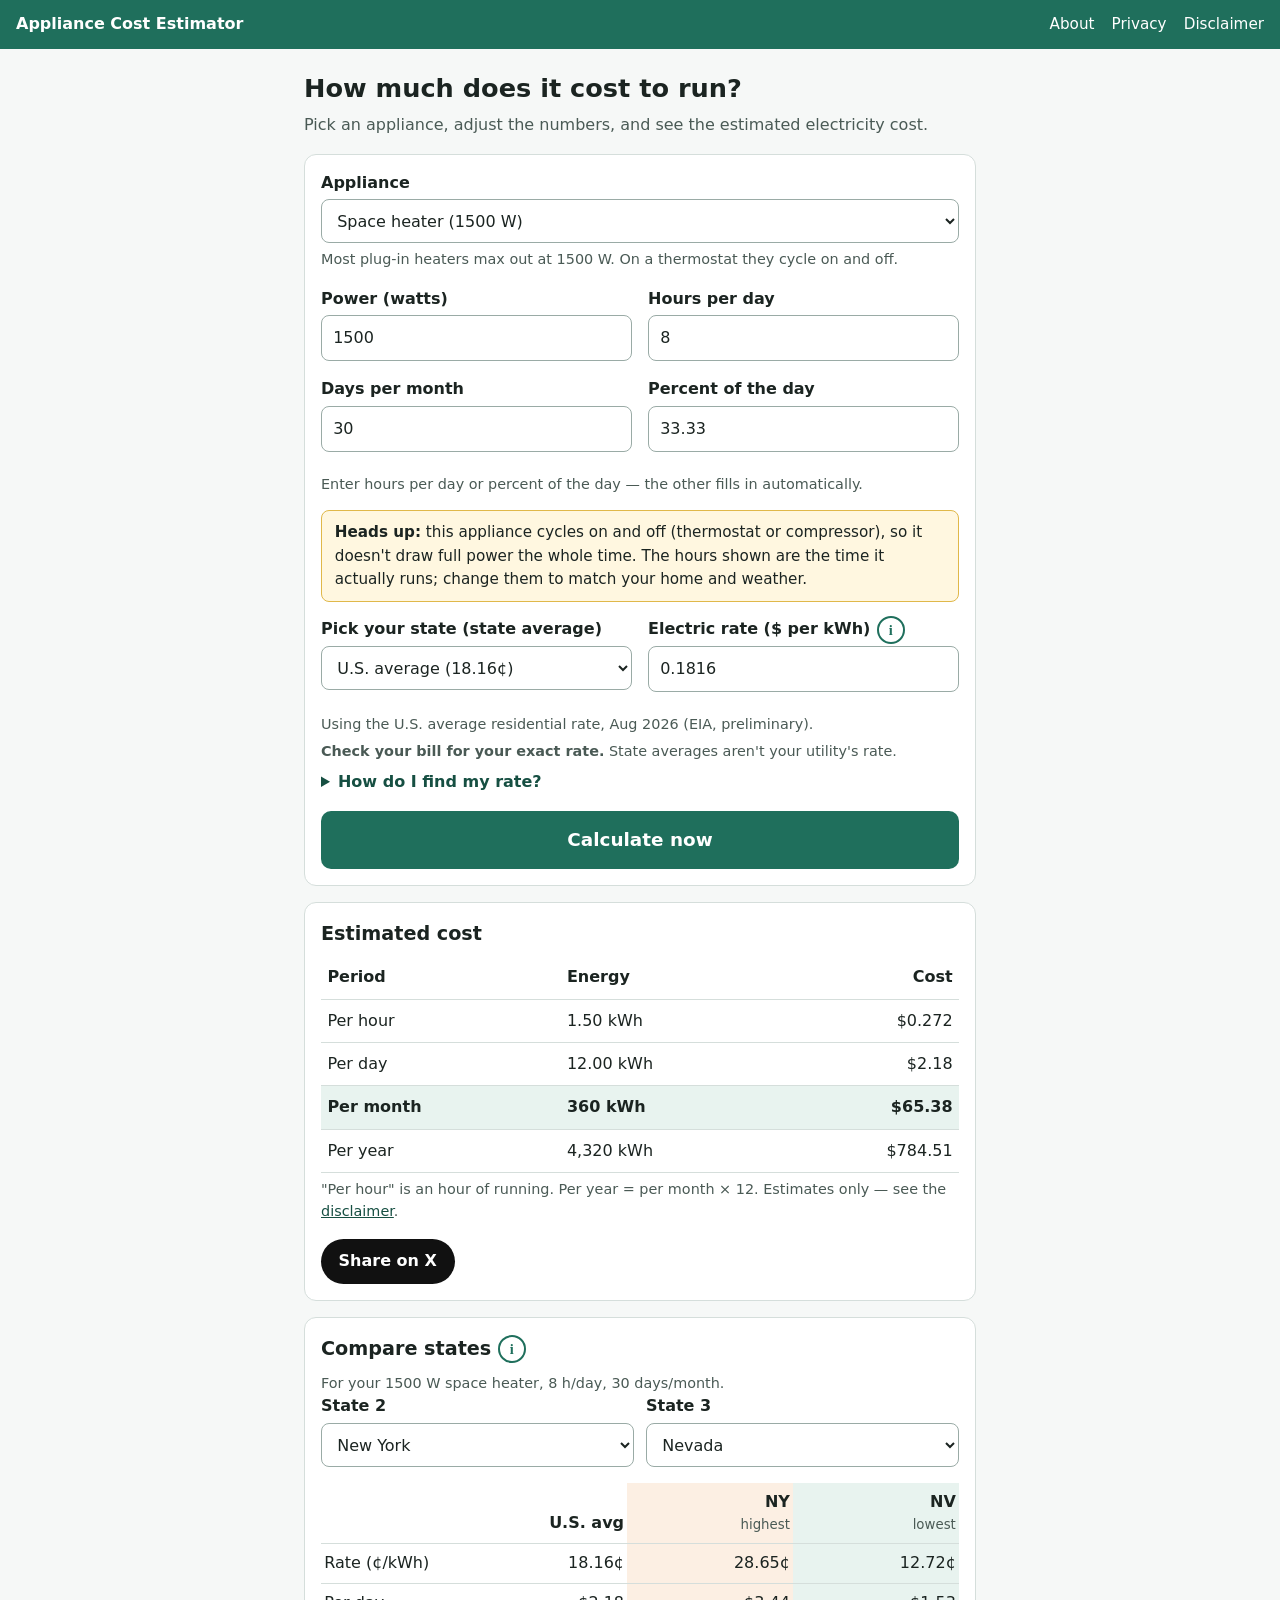
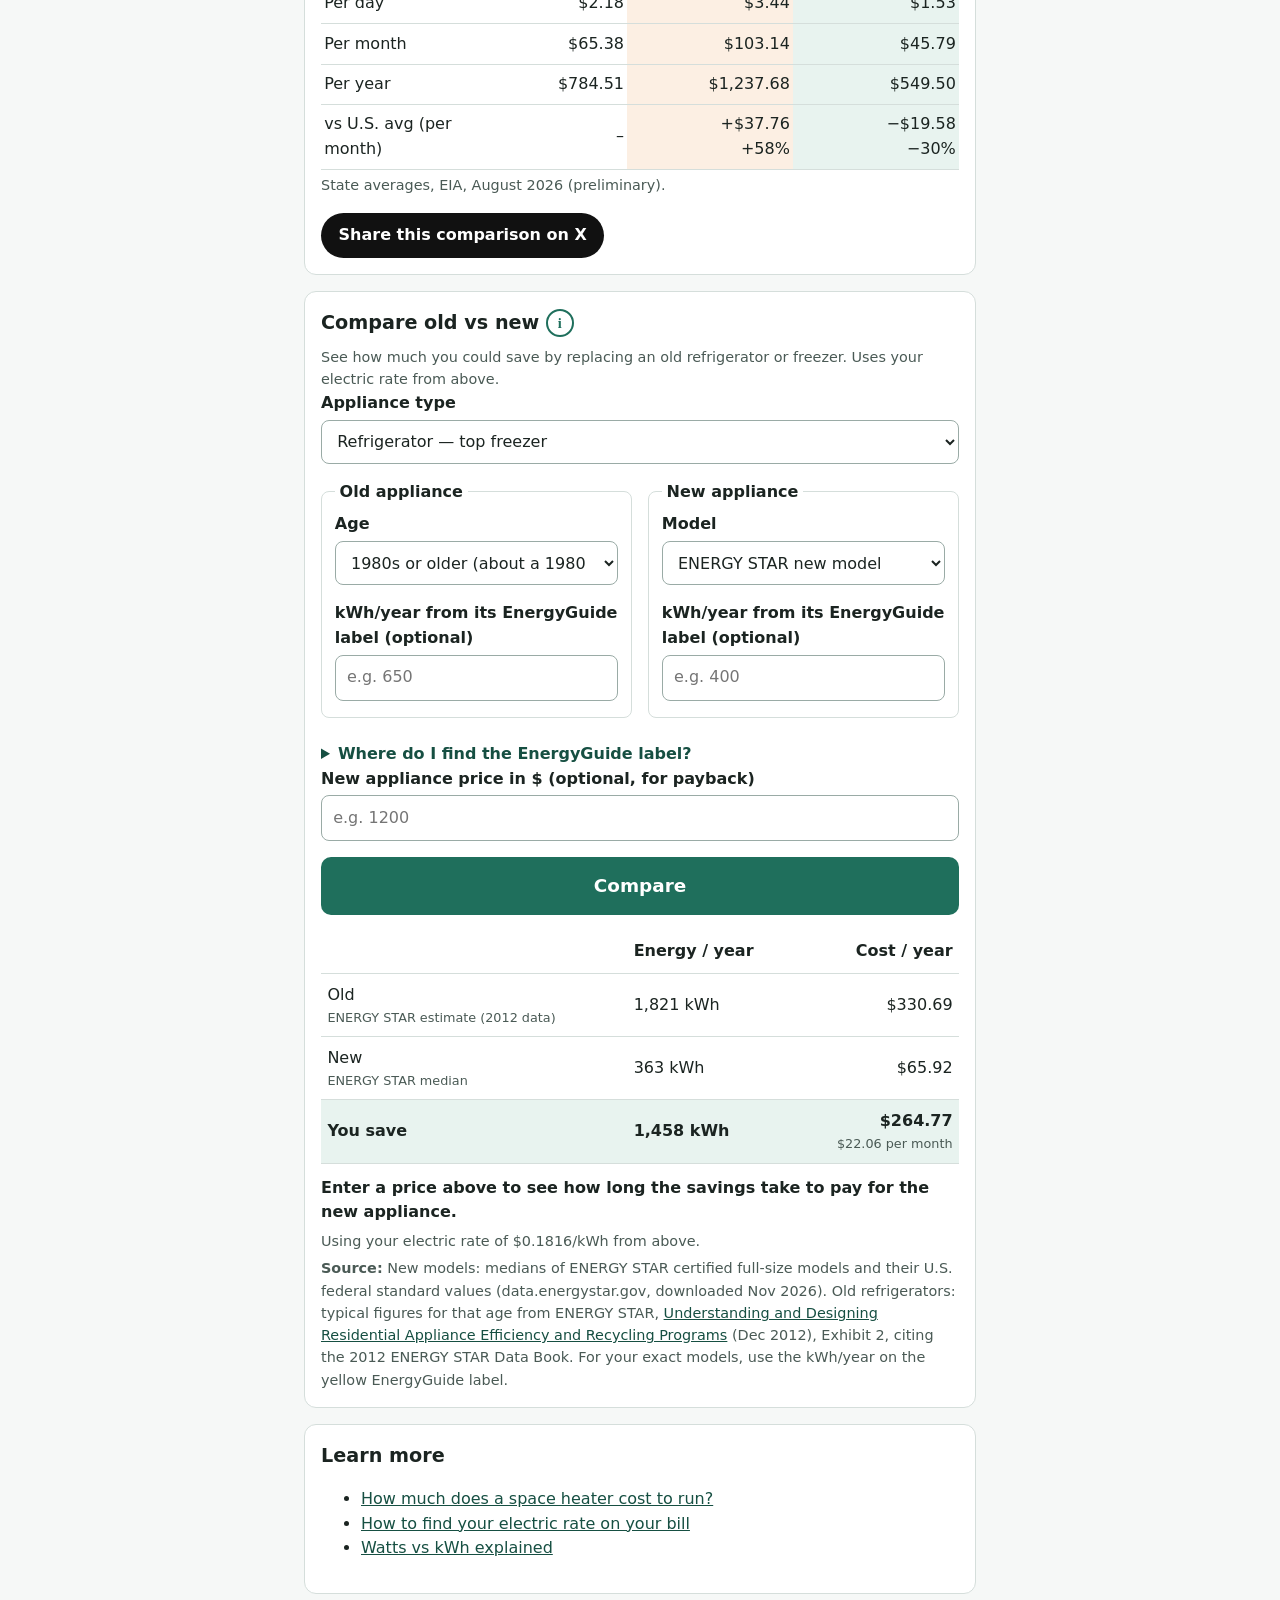
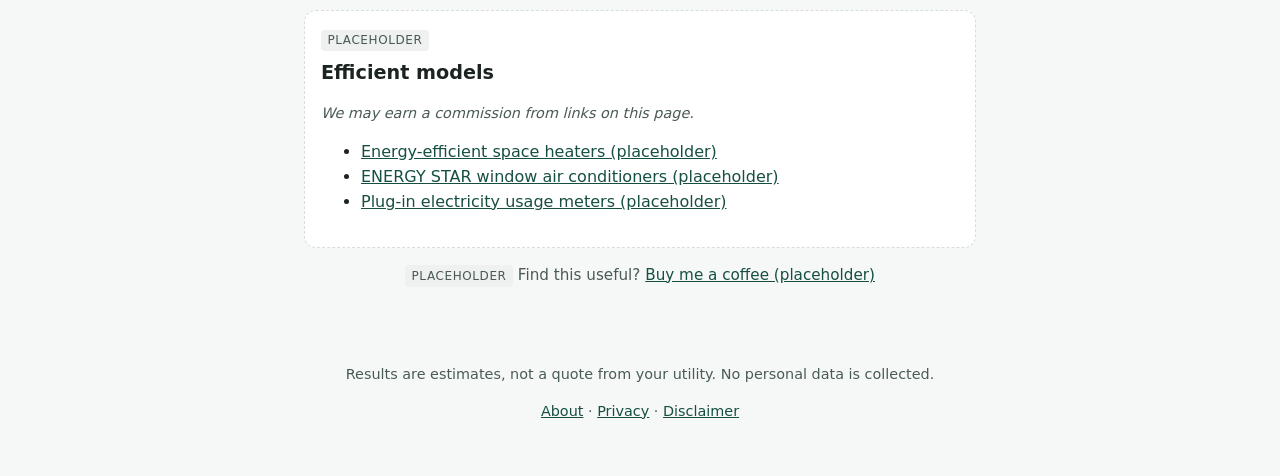
<file: index.html>
<!doctype html>
<html lang="en">
<head>
  <meta charset="utf-8">
  <meta name="viewport" content="width=device-width, initial-scale=1">
  <title>Appliance Running-Cost Estimator</title>
  <meta name="description" content="Estimate how much it costs to run a home appliance per hour, day, month, and year at your electric rate.">
  <meta name="theme-color" content="#1f6f5c">
  <link rel="icon" href="icons/icon.svg" type="image/svg+xml">
  <link rel="apple-touch-icon" href="icons/icon-192.png">
  <link rel="stylesheet" href="styles.css">
</head>
<body>
  <a class="skip" href="#main">Skip to calculator</a>
  <header class="site-header">
    <a class="brand" href="index.html">Appliance Cost Estimator</a>
    <nav aria-label="Main">
      <a href="pages/about.html">About</a>
      <a href="pages/privacy.html">Privacy</a>
      <a href="pages/disclaimer.html">Disclaimer</a>
    </nav>
  </header>

  <main id="main">
    <h1>How much does it cost to run?</h1>
    <p class="lead">Pick an appliance, adjust the numbers, and see the estimated electricity cost.</p>

    <form id="calc-form" class="card" novalidate>
      <div class="field">
        <label for="appliance">Appliance</label>
        <select id="appliance"><option value="">Loading appliances…</option></select>
        <p id="appliance-note" class="hint" aria-live="polite"></p>
      </div>

      <div class="grid">
        <div class="field">
          <label for="watts">Power (watts)</label>
          <input id="watts" type="number" inputmode="decimal" min="0" step="any">
        </div>
        <div class="field">
          <label for="hours">Hours per day</label>
          <input id="hours" type="number" inputmode="decimal" min="0" max="24" step="any" aria-describedby="time-help time-error">
        </div>
        <div class="field">
          <label for="days">Days per month</label>
          <input id="days" type="number" inputmode="numeric" min="0" max="31" step="1">
        </div>
        <div class="field">
          <label for="duty">Percent of the day</label>
          <input id="duty" type="number" inputmode="decimal" min="0" max="100" step="any" aria-describedby="time-help time-error">
        </div>
      </div>
      <p id="time-help" class="hint">Enter hours per day or percent of the day — the other fills in automatically.</p>
      <p id="time-error" class="error" role="alert" hidden></p>

      <p id="duty-tip" class="tip" hidden>
        <strong>Heads up:</strong> this appliance cycles on and off (thermostat or compressor), so it
        doesn't draw full power the whole time. The hours shown are the time it actually runs; change them
        to match your home and weather.
      </p>

      <div class="grid">
        <div class="field">
          <label for="state">Pick your state (state average)</label>
          <select id="state"></select>
        </div>
        <div class="field">
          <div class="label-row"><label for="rate">Electric rate ($ per kWh)</label><button type="button" class="info-btn" aria-label="Where do these numbers come from?" aria-haspopup="dialog">i</button></div>
          <input id="rate" type="number" inputmode="decimal" min="0" step="0.0001" aria-describedby="rate-label rate-check">
        </div>
      </div>
      <div class="field">
        <p id="rate-label" class="hint"></p>
        <p id="rate-check" class="hint"><strong>Check your bill for your exact rate.</strong> State averages aren't your utility's rate.</p>
        <details>
          <summary>How do I find my rate?</summary>
          <p>Look at your electric bill. The simplest way: divide the <strong>total amount due</strong>
            for electricity by the <strong>kWh used</strong> that month. Example: $120 ÷ 800 kWh = $0.15 per kWh.
            <a href="pages/find-electric-rate.html">Step-by-step guide</a>.</p>
        </details>
      </div>

      <p id="form-error" class="error" role="alert" hidden></p>
      <div id="load-error" class="error load-error" role="alert" hidden>
        <p><strong>The calculator didn't start.</strong> What failed:</p>
        <ul id="load-error-list"></ul>
        <p>If you opened this from inside a ZIP file, extract (unzip) the whole folder first, then open
          <code>index.html</code> from the extracted folder. On a web server, reload the page (Ctrl+Shift+R, or pull down to refresh on a phone).</p>
      </div>

      <button type="submit" class="button calc-button">Calculate now</button>
    </form>

    <section class="card results" aria-labelledby="results-heading">
      <h2 id="results-heading" tabindex="-1">Estimated cost</h2>
      <table>
        <thead><tr><th scope="col">Period</th><th scope="col">Energy</th><th scope="col">Cost</th></tr></thead>
        <tbody aria-live="polite">
          <tr><th scope="row">Per hour</th><td id="kwh-hour">–</td><td id="cost-hour">–</td></tr>
          <tr><th scope="row">Per day</th><td id="kwh-day">–</td><td id="cost-day">–</td></tr>
          <tr class="highlight"><th scope="row">Per month</th><td id="kwh-month">–</td><td id="cost-month">–</td></tr>
          <tr><th scope="row">Per year</th><td id="kwh-year">–</td><td id="cost-year">–</td></tr>
        </tbody>
      </table>
      <p class="hint">"Per hour" is an hour of running. Per year = per month × 12. Estimates only — see the <a href="pages/disclaimer.html">disclaimer</a>.</p>
      <a id="share-x" class="button" href="https://x.com/intent/post" target="_blank" rel="noopener noreferrer">Share on X</a>
    </section>

    <section id="states" class="card" aria-labelledby="states-heading">
      <h2 class="label-row"><span id="states-heading">Compare states</span><button type="button" class="info-btn" aria-label="Where do these numbers come from?" aria-haspopup="dialog">i</button></h2>
      <p id="st-for" class="hint"></p>
      <div class="st-pickers">
        <div class="field">
          <label for="st-a">State 2</label>
          <select id="st-a"></select>
        </div>
        <div class="field">
          <label for="st-b">State 3</label>
          <select id="st-b"></select>
        </div>
      </div>
      <table class="st-table">
        <thead>
          <tr><td></td><th scope="col" id="st-h0"></th><th scope="col" id="st-h1"></th><th scope="col" id="st-h2"></th></tr>
        </thead>
        <tbody id="st-body" aria-live="polite"></tbody>
      </table>
      <p id="st-label" class="hint"></p>
      <a id="share-states" class="button" href="https://x.com/intent/post" target="_blank" rel="noopener noreferrer">Share this comparison on X</a>
    </section>

    <section id="compare" class="card" aria-labelledby="compare-heading">
      <h2 class="label-row"><span id="compare-heading">Compare old vs new</span><button type="button" class="info-btn" aria-label="Where do these numbers come from?" aria-haspopup="dialog">i</button></h2>
      <p class="hint">See how much you could save by replacing an old refrigerator or freezer. Uses your electric rate from above.</p>
      <form id="compare-form" novalidate>
        <div class="field">
          <label for="cmp-type">Appliance type</label>
          <select id="cmp-type"><option value="">Loading…</option></select>
        </div>
        <div class="grid">
          <fieldset>
            <legend>Old appliance</legend>
            <div class="field">
              <label for="cmp-old-age">Age</label>
              <select id="cmp-old-age"></select>
            </div>
            <div class="field">
              <label for="cmp-old-kwh">kWh/year from its EnergyGuide label (optional)</label>
              <input id="cmp-old-kwh" type="number" inputmode="numeric" min="0" step="1" placeholder="e.g. 650">
            </div>
          </fieldset>
          <fieldset>
            <legend>New appliance</legend>
            <div class="field">
              <label for="cmp-new-kind">Model</label>
              <select id="cmp-new-kind">
                <option value="energyStarNew">ENERGY STAR new model</option>
                <option value="standardNew">Standard new model</option>
              </select>
            </div>
            <div class="field">
              <label for="cmp-new-kwh">kWh/year from its EnergyGuide label (optional)</label>
              <input id="cmp-new-kwh" type="number" inputmode="numeric" min="0" step="1" placeholder="e.g. 400">
            </div>
          </fieldset>
        </div>
        <details>
          <summary>Where do I find the EnergyGuide label?</summary>
          <p>It's the yellow label that says <strong>Estimated Yearly Energy Use</strong> in kWh. On an appliance you own,
            look inside the door or on the side or back (older units may no longer have it). For a new model, it's on the
            appliance in the store and usually in the store's online listing. You can also search the model number in the
            ENERGY STAR product finder. The kWh/year number is more accurate than our typical values, so use it when you can.</p>
        </details>
        <div class="field">
          <label for="cmp-price">New appliance price in $ (optional, for payback)</label>
          <input id="cmp-price" type="number" inputmode="decimal" min="0" step="any" placeholder="e.g. 1200">
        </div>
        <p id="cmp-error" class="error" role="alert" hidden></p>
        <button type="submit" class="button calc-button">Compare</button>
      </form>

      <div id="cmp-results" aria-live="polite">
        <table>
          <thead><tr><th scope="col"></th><th scope="col">Energy / year</th><th scope="col">Cost / year</th></tr></thead>
          <tbody>
            <tr><th scope="row">Old <span id="cmp-old-src" class="src"></span></th><td id="cmp-old-year-kwh">–</td><td id="cmp-old-year-cost">–</td></tr>
            <tr><th scope="row">New <span id="cmp-new-src" class="src"></span></th><td id="cmp-new-year-kwh">–</td><td id="cmp-new-year-cost">–</td></tr>
            <tr class="highlight"><th scope="row">You save</th><td id="cmp-save-kwh">–</td><td><span id="cmp-save-year">–</span><span id="cmp-save-month" class="src"></span></td></tr>
          </tbody>
        </table>
        <p id="cmp-payback" class="payback"></p>
        <p id="cmp-rate-note" class="hint"></p>
        <p class="hint"><strong>Source:</strong> <span id="cmp-source"></span></p>
      </div>
    </section>

    <!-- Local sponsor slot: right below the savings result. Off by default (config.js > sponsor.enabled). -->
    <aside id="sponsor" class="card placeholder" aria-label="Local sponsor" hidden>
      <p class="badge">Local sponsor</p>
      <h2 id="sponsor-name"></h2>
      <p id="sponsor-message"></p>
      <a id="sponsor-link" href="#" rel="sponsored nofollow">Learn more</a>
    </aside>

    <section class="card">
      <h2>Learn more</h2>
      <ul>
        <li><a href="pages/space-heater-cost.html">How much does a space heater cost to run?</a></li>
        <li><a href="pages/find-electric-rate.html">How to find your electric rate on your bill</a></li>
        <li><a href="pages/watts-vs-kwh.html">Watts vs kWh explained</a></li>
      </ul>
    </section>

    <!-- PLACEHOLDER blocks: below results only, never covering the calculator -->
    <aside id="affiliate" class="card placeholder" aria-labelledby="affiliate-heading" hidden>
      <p class="badge">Placeholder</p>
      <h2 id="affiliate-heading"></h2>
      <p id="affiliate-disclosure" class="disclosure"></p>
      <ul id="affiliate-links"></ul>
    </aside>


    <p id="tip" class="tip-line" hidden><span class="badge">Placeholder</span> Find this useful? <a id="tip-link" href="#"></a></p>
  </main>

  <footer class="site-footer">
    <p>Results are estimates, not a quote from your utility. No personal data is collected.</p>
    <p><a href="pages/about.html">About</a> · <a href="pages/privacy.html">Privacy</a> · <a href="pages/disclaimer.html">Disclaimer</a></p>
  </footer>

  <dialog id="info-dialog" class="info-dialog" aria-labelledby="info-title">
    <div class="info-inner">
      <div class="info-head">
        <h2 id="info-title"></h2>
        <button type="button" id="info-close" class="info-close" aria-label="Close">×</button>
      </div>
      <ul id="info-list"></ul>
    </div>
  </dialog>
  <noscript><p class="error" style="text-align:center">Please turn on JavaScript to use the calculator.</p></noscript>
  <!-- Plain scripts (no modules, no fetch) so the page works when opened directly from a file. Order matters: config first. -->
  <script>
    // Collect script errors (including files that fail to load) so they can be shown on the page.
    window.APP_ERRORS = [];
    window.addEventListener("error", function (e) {
      var t = e.target;
      if (t && t.tagName === "SCRIPT" && t.src.indexOf("gc.zgo.at") === -1) {
        window.APP_ERRORS.push("Couldn't load " + t.src.split("/").pop());
      } else if (t === window && e.message && e.message !== "Script error.") {
        window.APP_ERRORS.push((e.filename ? e.filename.split("/").pop() + ": " : "") + e.message);
      }
    }, true);
  </script>
  <script src="config.js"></script>
  <script src="app.js"></script>
  <script src="compare.js"></script>
  <script>
    (function () {
      var problems = window.APP_ERRORS.slice();
      if (!window.APP_CONFIG) problems.push("config.js didn't load or has an error, so there are no appliance presets.");
      if (!window.APP_READY) problems.push("app.js didn't finish starting.");
      if (!window.COMPARE_READY) problems.push("compare.js didn't finish starting.");
      if (!problems.length) return;
      var list = document.getElementById("load-error-list");
      problems.forEach(function (msg) {
        var li = document.createElement("li");
        li.textContent = msg;
        list.appendChild(li);
      });
      var box = document.getElementById("load-error");
      box.hidden = false;
      box.scrollIntoView();
    })();
  </script>
  <script data-goatcounter="https://appliancecost.goatcounter.com/count" async src="https://gc.zgo.at/count.js"></script>
</body>
</html>
</file>
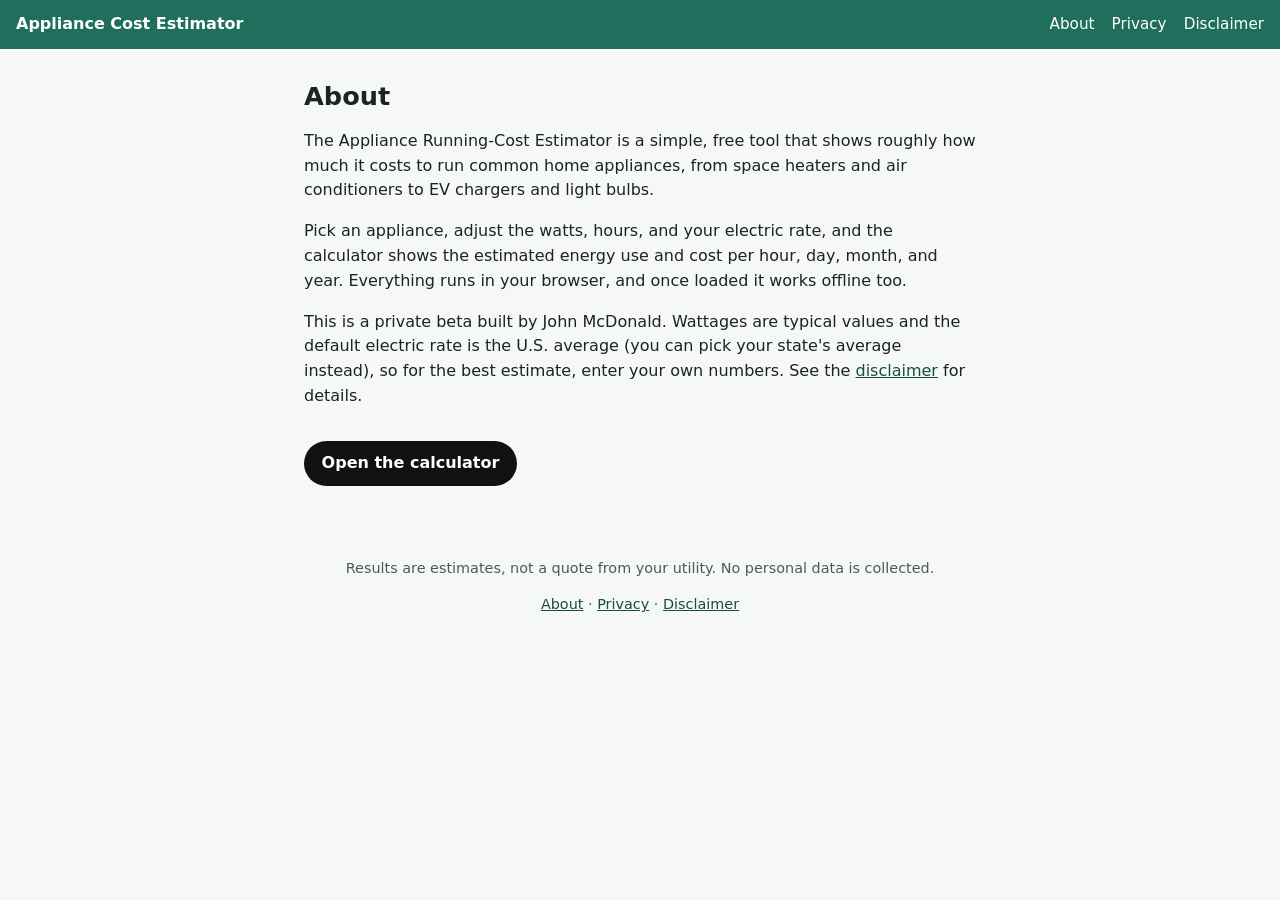
<file: pages/about.html>
<!doctype html>
<html lang="en">
<head>
  <meta charset="utf-8">
  <meta name="viewport" content="width=device-width, initial-scale=1">
  <title>About | Appliance Cost Estimator</title>
  <meta name="description" content="About the Appliance Running-Cost Estimator.">
  <meta name="theme-color" content="#1f6f5c">
  <link rel="icon" href="../icons/icon.svg" type="image/svg+xml">
  <link rel="stylesheet" href="../styles.css">
</head>
<body>
  <a class="skip" href="#main">Skip to content</a>
  <header class="site-header">
    <a class="brand" href="../index.html">Appliance Cost Estimator</a>
    <nav aria-label="Main">
      <a href="about.html">About</a>
      <a href="privacy.html">Privacy</a>
      <a href="disclaimer.html">Disclaimer</a>
    </nav>
  </header>
  <main id="main">
    <article>
      <h1>About</h1>
      <p>The Appliance Running-Cost Estimator is a simple, free tool that shows roughly how much it costs to run common home appliances, from space heaters and air conditioners to EV chargers and light bulbs.</p>
      <p>Pick an appliance, adjust the watts, hours, and your electric rate, and the calculator shows the estimated energy use and cost per hour, day, month, and year. Everything runs in your browser, and once loaded it works offline too.</p>
      <p>This is a private beta built by John McDonald. Wattages are typical values and the default electric rate is the U.S. average (you can pick your state's average instead), so for the best estimate, enter your own numbers. See the <a href="disclaimer.html">disclaimer</a> for details.</p>
      <p><a class="button" href="../index.html">Open the calculator</a></p>
    </article>
  </main>
  <footer class="site-footer">
    <p>Results are estimates, not a quote from your utility. No personal data is collected.</p>
    <p><a href="about.html">About</a> · <a href="privacy.html">Privacy</a> · <a href="disclaimer.html">Disclaimer</a></p>
  </footer>
  <script data-goatcounter="https://appliancecost.goatcounter.com/count" async src="https://gc.zgo.at/count.js"></script>
</body>
</html>
</file>
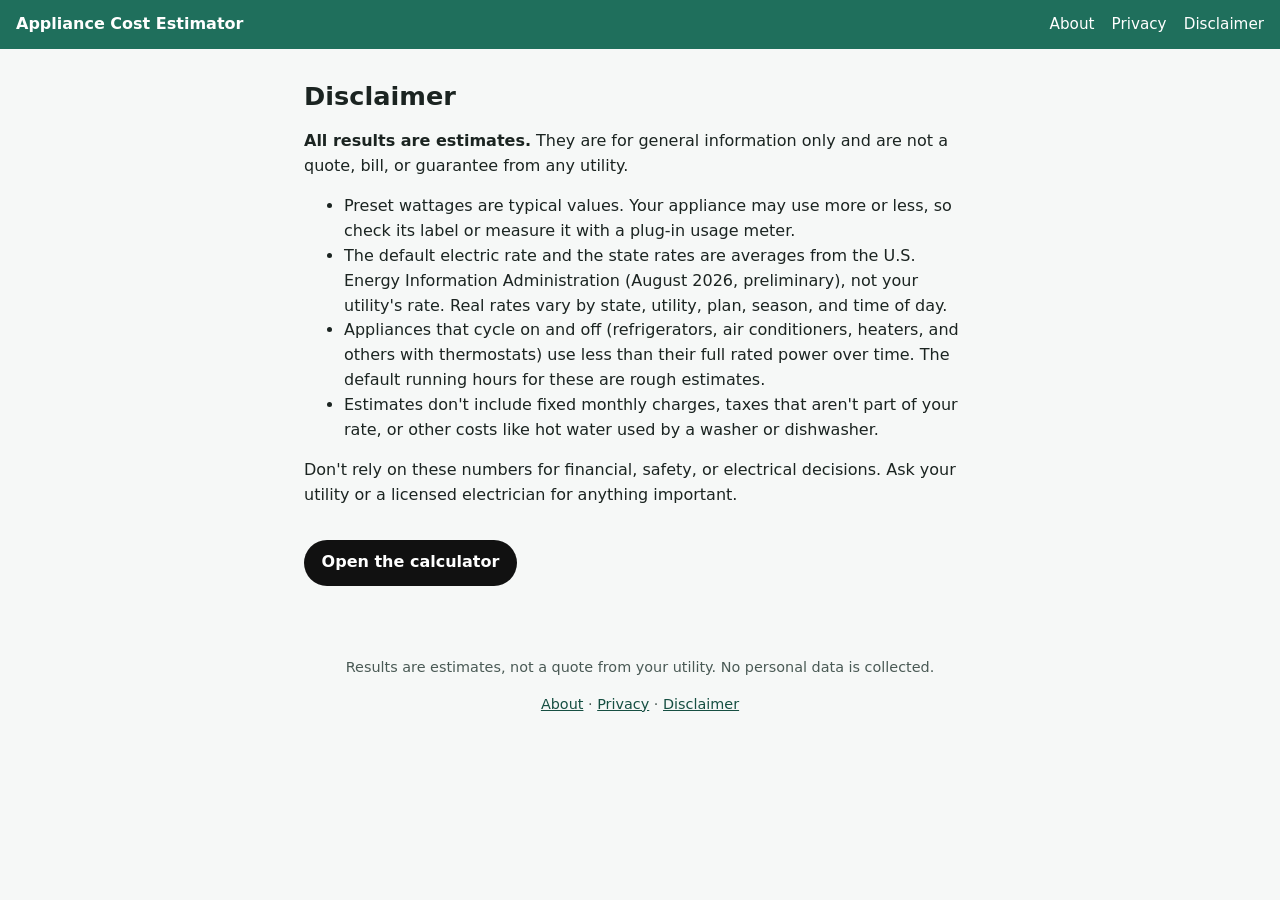
<file: pages/disclaimer.html>
<!doctype html>
<html lang="en">
<head>
  <meta charset="utf-8">
  <meta name="viewport" content="width=device-width, initial-scale=1">
  <title>Disclaimer | Appliance Cost Estimator</title>
  <meta name="description" content="Results are estimates only.">
  <meta name="theme-color" content="#1f6f5c">
  <link rel="icon" href="../icons/icon.svg" type="image/svg+xml">
  <link rel="stylesheet" href="../styles.css">
</head>
<body>
  <a class="skip" href="#main">Skip to content</a>
  <header class="site-header">
    <a class="brand" href="../index.html">Appliance Cost Estimator</a>
    <nav aria-label="Main">
      <a href="about.html">About</a>
      <a href="privacy.html">Privacy</a>
      <a href="disclaimer.html">Disclaimer</a>
    </nav>
  </header>
  <main id="main">
    <article>
      <h1>Disclaimer</h1>
      <p><strong>All results are estimates.</strong> They are for general information only and are not a quote, bill, or guarantee from any utility.</p>
      <ul>
        <li>Preset wattages are typical values. Your appliance may use more or less, so check its label or measure it with a plug-in usage meter.</li>
        <li>The default electric rate and the state rates are averages from the U.S. Energy Information Administration (August 2026, preliminary), not your utility's rate. Real rates vary by state, utility, plan, season, and time of day.</li>
        <li>Appliances that cycle on and off (refrigerators, air conditioners, heaters, and others with thermostats) use less than their full rated power over time. The default running hours for these are rough estimates.</li>
        <li>Estimates don't include fixed monthly charges, taxes that aren't part of your rate, or other costs like hot water used by a washer or dishwasher.</li>
      </ul>
      <p>Don't rely on these numbers for financial, safety, or electrical decisions. Ask your utility or a licensed electrician for anything important.</p>
      <p><a class="button" href="../index.html">Open the calculator</a></p>
    </article>
  </main>
  <footer class="site-footer">
    <p>Results are estimates, not a quote from your utility. No personal data is collected.</p>
    <p><a href="about.html">About</a> · <a href="privacy.html">Privacy</a> · <a href="disclaimer.html">Disclaimer</a></p>
  </footer>
  <script data-goatcounter="https://appliancecost.goatcounter.com/count" async src="https://gc.zgo.at/count.js"></script>
</body>
</html>
</file>
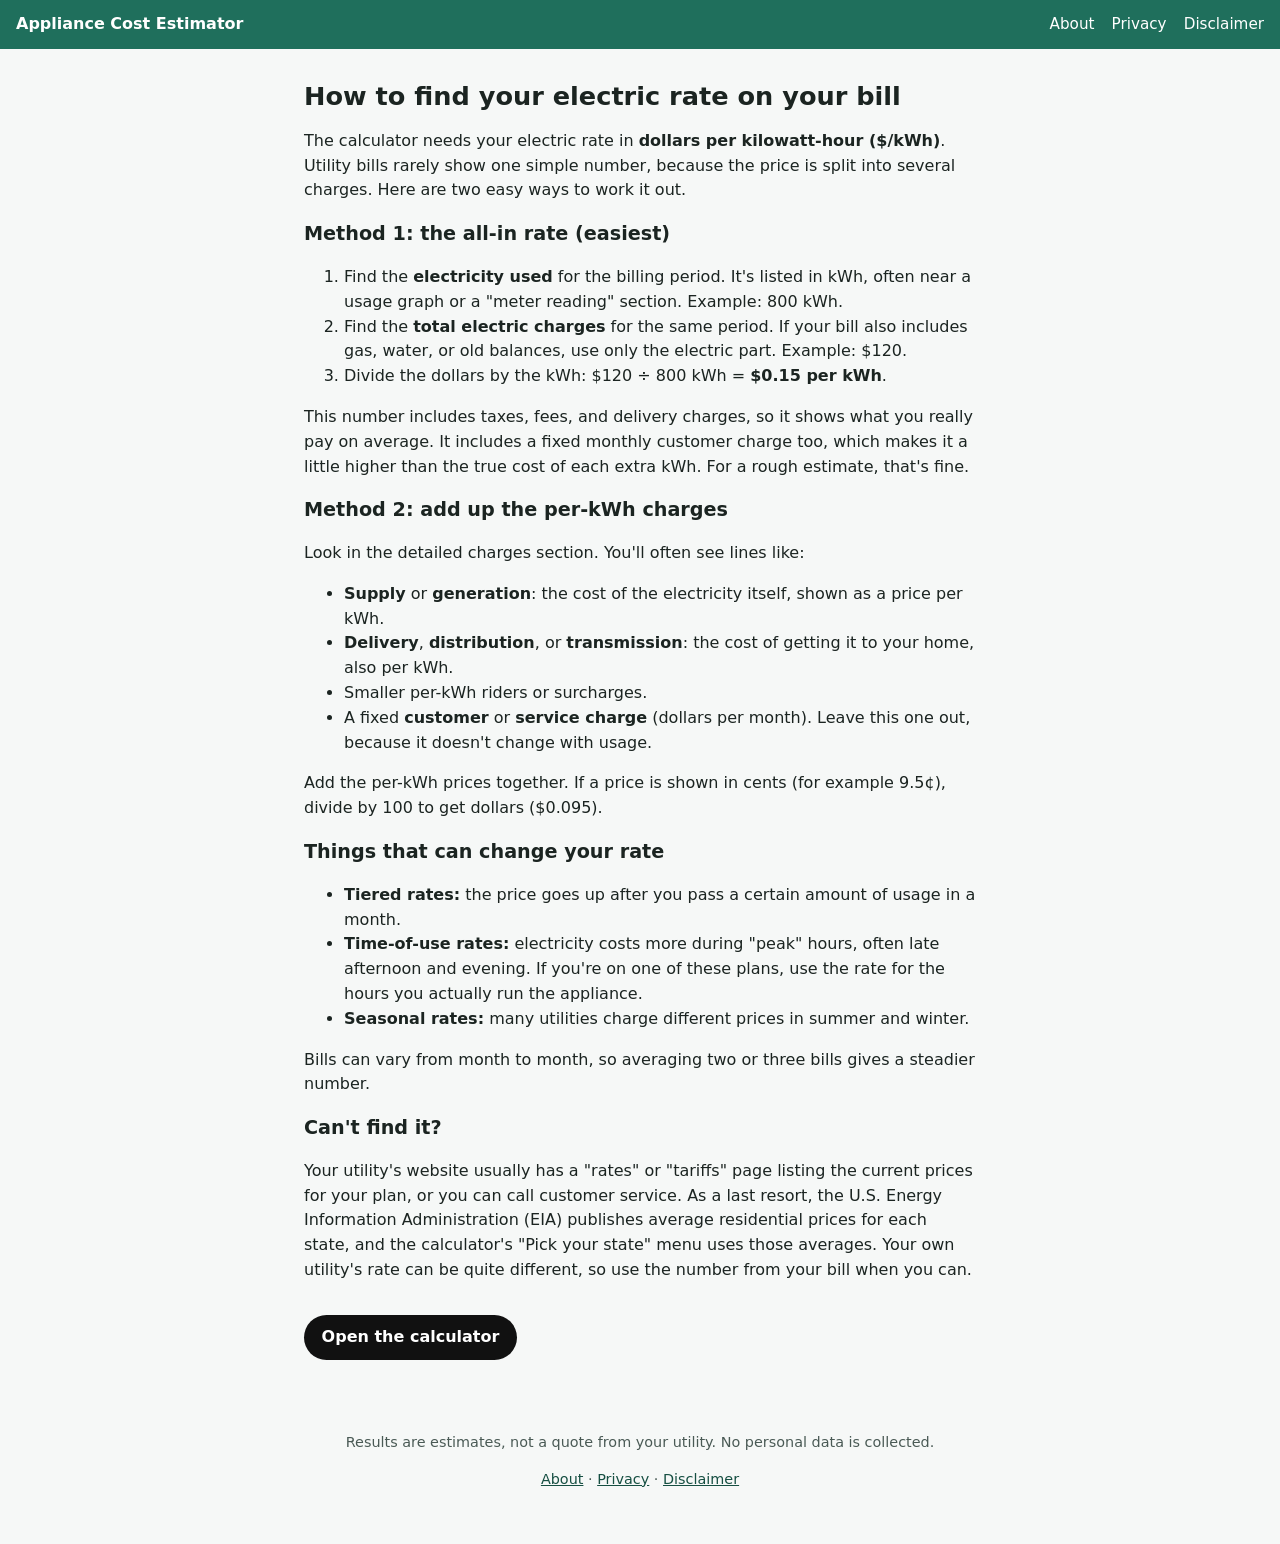
<file: pages/find-electric-rate.html>
<!doctype html>
<html lang="en">
<head>
  <meta charset="utf-8">
  <meta name="viewport" content="width=device-width, initial-scale=1">
  <title>How to find your electric rate on your bill | Appliance Cost Estimator</title>
  <meta name="description" content="A step-by-step guide to working out your price per kWh from a utility bill.">
  <meta name="theme-color" content="#1f6f5c">
  <link rel="icon" href="../icons/icon.svg" type="image/svg+xml">
  <link rel="stylesheet" href="../styles.css">
</head>
<body>
  <a class="skip" href="#main">Skip to content</a>
  <header class="site-header">
    <a class="brand" href="../index.html">Appliance Cost Estimator</a>
    <nav aria-label="Main">
      <a href="about.html">About</a>
      <a href="privacy.html">Privacy</a>
      <a href="disclaimer.html">Disclaimer</a>
    </nav>
  </header>
  <main id="main">
    <article>
      <h1>How to find your electric rate on your bill</h1>
      <p>The calculator needs your electric rate in <strong>dollars per kilowatt-hour ($/kWh)</strong>. Utility bills rarely show one simple number, because the price is split into several charges. Here are two easy ways to work it out.</p>

      <h2>Method 1: the all-in rate (easiest)</h2>
      <ol>
        <li>Find the <strong>electricity used</strong> for the billing period. It's listed in kWh, often near a usage graph or a "meter reading" section. Example: 800 kWh.</li>
        <li>Find the <strong>total electric charges</strong> for the same period. If your bill also includes gas, water, or old balances, use only the electric part. Example: $120.</li>
        <li>Divide the dollars by the kWh: $120 ÷ 800 kWh = <strong>$0.15 per kWh</strong>.</li>
      </ol>
      <p>This number includes taxes, fees, and delivery charges, so it shows what you really pay on average. It includes a fixed monthly customer charge too, which makes it a little higher than the true cost of each extra kWh. For a rough estimate, that's fine.</p>

      <h2>Method 2: add up the per-kWh charges</h2>
      <p>Look in the detailed charges section. You'll often see lines like:</p>
      <ul>
        <li><strong>Supply</strong> or <strong>generation</strong>: the cost of the electricity itself, shown as a price per kWh.</li>
        <li><strong>Delivery</strong>, <strong>distribution</strong>, or <strong>transmission</strong>: the cost of getting it to your home, also per kWh.</li>
        <li>Smaller per-kWh riders or surcharges.</li>
        <li>A fixed <strong>customer</strong> or <strong>service charge</strong> (dollars per month). Leave this one out, because it doesn't change with usage.</li>
      </ul>
      <p>Add the per-kWh prices together. If a price is shown in cents (for example 9.5¢), divide by 100 to get dollars ($0.095).</p>

      <h2>Things that can change your rate</h2>
      <ul>
        <li><strong>Tiered rates:</strong> the price goes up after you pass a certain amount of usage in a month.</li>
        <li><strong>Time-of-use rates:</strong> electricity costs more during "peak" hours, often late afternoon and evening. If you're on one of these plans, use the rate for the hours you actually run the appliance.</li>
        <li><strong>Seasonal rates:</strong> many utilities charge different prices in summer and winter.</li>
      </ul>
      <p>Bills can vary from month to month, so averaging two or three bills gives a steadier number.</p>

      <h2>Can't find it?</h2>
      <p>Your utility's website usually has a "rates" or "tariffs" page listing the current prices for your plan, or you can call customer service. As a last resort, the U.S. Energy Information Administration (EIA) publishes average residential prices for each state, and the calculator's "Pick your state" menu uses those averages. Your own utility's rate can be quite different, so use the number from your bill when you can.</p>
      <p><a class="button" href="../index.html">Open the calculator</a></p>
    </article>
  </main>
  <footer class="site-footer">
    <p>Results are estimates, not a quote from your utility. No personal data is collected.</p>
    <p><a href="about.html">About</a> · <a href="privacy.html">Privacy</a> · <a href="disclaimer.html">Disclaimer</a></p>
  </footer>
  <script data-goatcounter="https://appliancecost.goatcounter.com/count" async src="https://gc.zgo.at/count.js"></script>
</body>
</html>
</file>
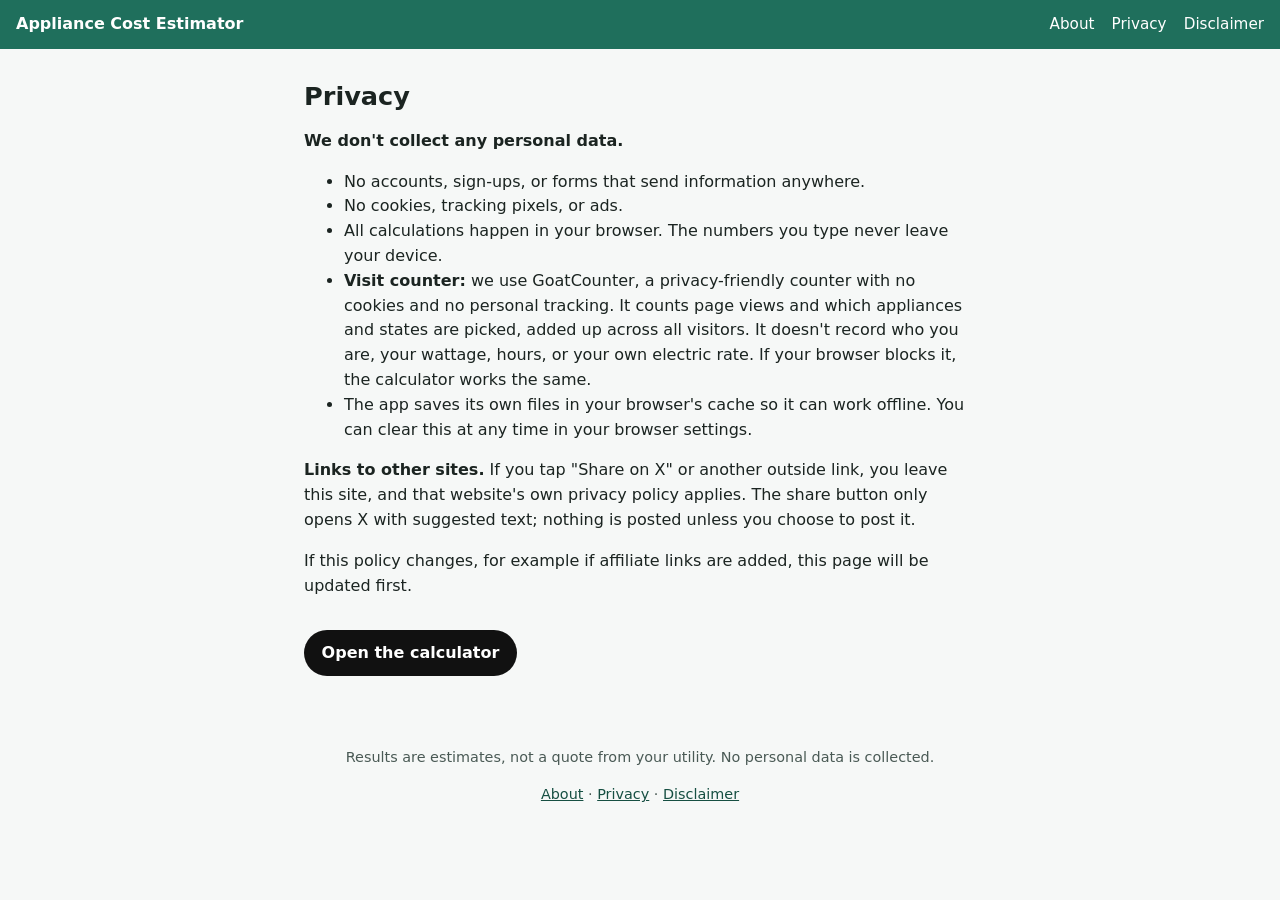
<file: pages/privacy.html>
<!doctype html>
<html lang="en">
<head>
  <meta charset="utf-8">
  <meta name="viewport" content="width=device-width, initial-scale=1">
  <title>Privacy | Appliance Cost Estimator</title>
  <meta name="description" content="Privacy policy: no personal data is collected; anonymous, cookie-free visit counts only.">
  <meta name="theme-color" content="#1f6f5c">
  <link rel="icon" href="../icons/icon.svg" type="image/svg+xml">
  <link rel="stylesheet" href="../styles.css">
</head>
<body>
  <a class="skip" href="#main">Skip to content</a>
  <header class="site-header">
    <a class="brand" href="../index.html">Appliance Cost Estimator</a>
    <nav aria-label="Main">
      <a href="about.html">About</a>
      <a href="privacy.html">Privacy</a>
      <a href="disclaimer.html">Disclaimer</a>
    </nav>
  </header>
  <main id="main">
    <article>
      <h1>Privacy</h1>
      <p><strong>We don't collect any personal data.</strong></p>
      <ul>
        <li>No accounts, sign-ups, or forms that send information anywhere.</li>
        <li>No cookies, tracking pixels, or ads.</li>
        <li>All calculations happen in your browser. The numbers you type never leave your device.</li>
        <li><strong>Visit counter:</strong> we use GoatCounter, a privacy-friendly counter with no cookies and no personal tracking. It counts page views and which appliances and states are picked, added up across all visitors. It doesn't record who you are, your wattage, hours, or your own electric rate. If your browser blocks it, the calculator works the same.</li>
        <li>The app saves its own files in your browser's cache so it can work offline. You can clear this at any time in your browser settings.</li>
      </ul>
      <p><strong>Links to other sites.</strong> If you tap "Share on X" or another outside link, you leave this site, and that website's own privacy policy applies. The share button only opens X with suggested text; nothing is posted unless you choose to post it.</p>
      <p>If this policy changes, for example if affiliate links are added, this page will be updated first.</p>
      <p><a class="button" href="../index.html">Open the calculator</a></p>
    </article>
  </main>
  <footer class="site-footer">
    <p>Results are estimates, not a quote from your utility. No personal data is collected.</p>
    <p><a href="about.html">About</a> · <a href="privacy.html">Privacy</a> · <a href="disclaimer.html">Disclaimer</a></p>
  </footer>
  <script data-goatcounter="https://appliancecost.goatcounter.com/count" async src="https://gc.zgo.at/count.js"></script>
</body>
</html>
</file>
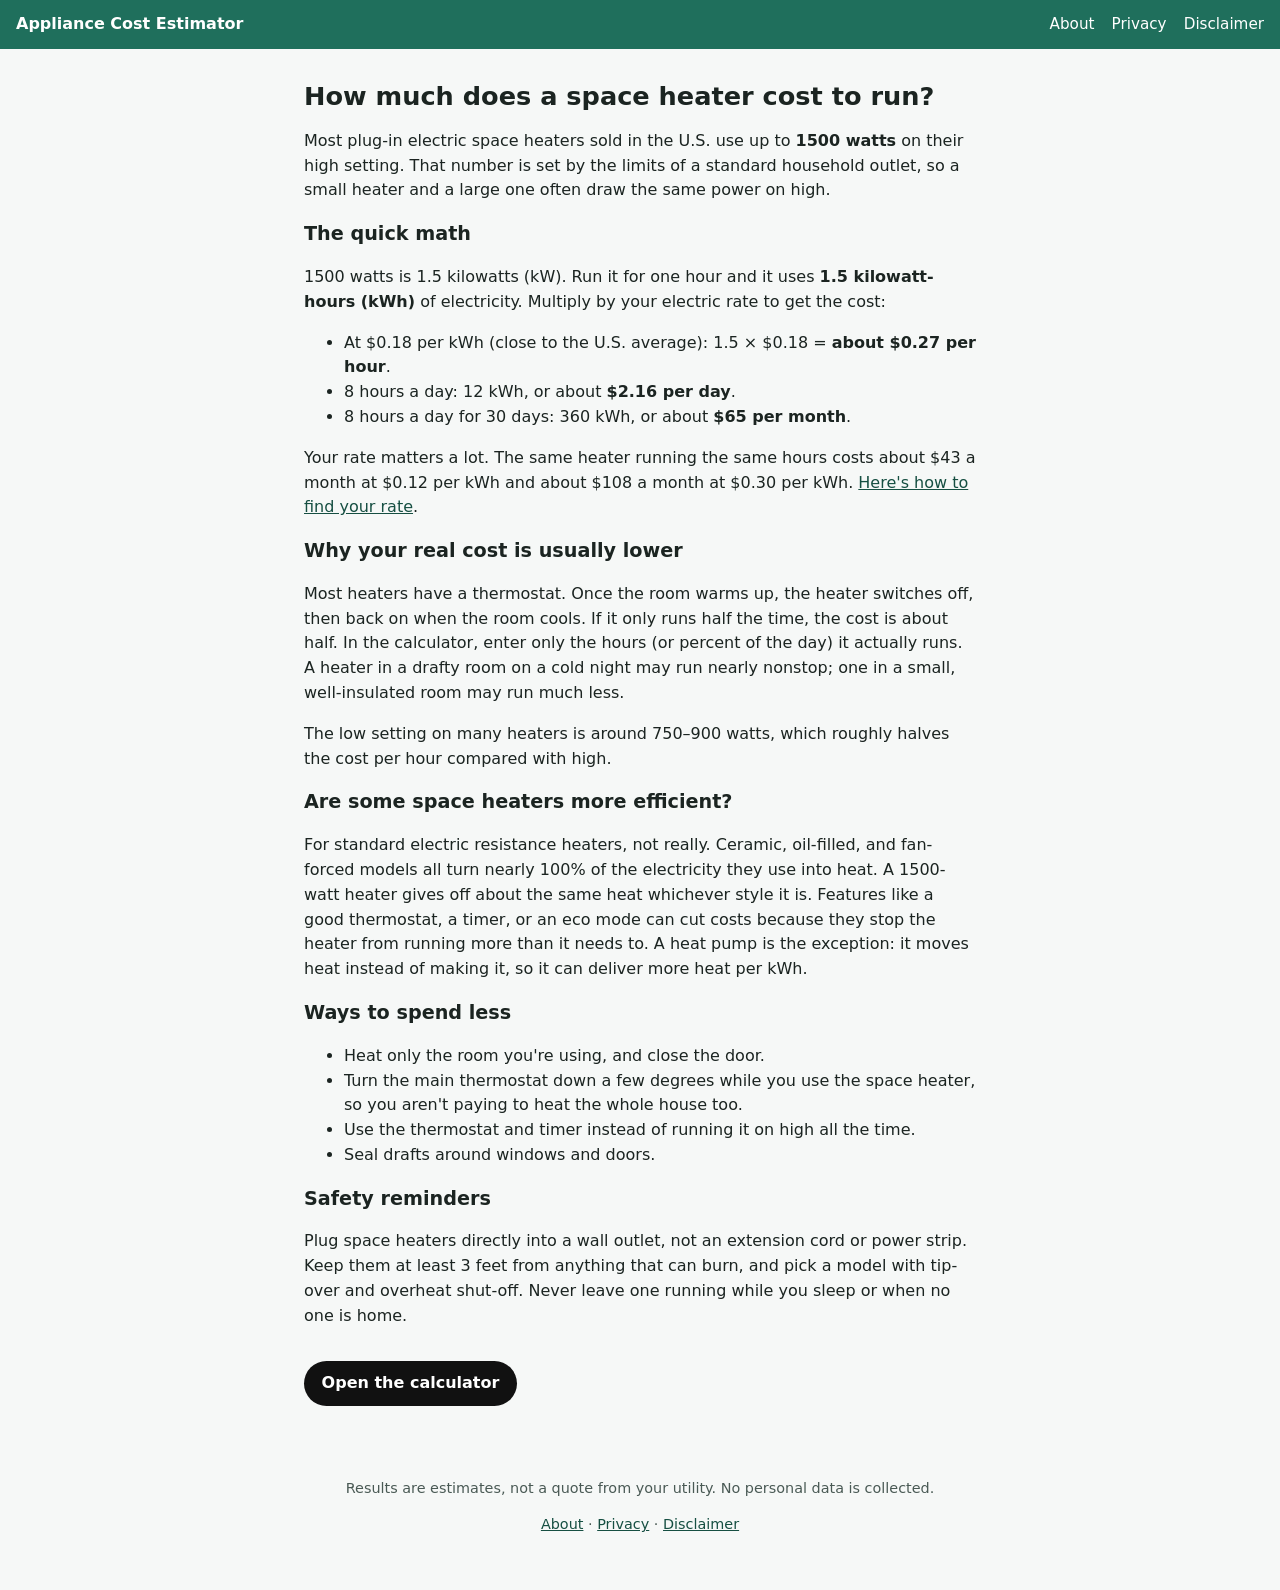
<file: pages/space-heater-cost.html>
<!doctype html>
<html lang="en">
<head>
  <meta charset="utf-8">
  <meta name="viewport" content="width=device-width, initial-scale=1">
  <title>How much does a space heater cost to run? | Appliance Cost Estimator</title>
  <meta name="description" content="What a typical 1500-watt space heater costs per hour, day, and month, and how to lower the bill.">
  <meta name="theme-color" content="#1f6f5c">
  <link rel="icon" href="../icons/icon.svg" type="image/svg+xml">
  <link rel="stylesheet" href="../styles.css">
</head>
<body>
  <a class="skip" href="#main">Skip to content</a>
  <header class="site-header">
    <a class="brand" href="../index.html">Appliance Cost Estimator</a>
    <nav aria-label="Main">
      <a href="about.html">About</a>
      <a href="privacy.html">Privacy</a>
      <a href="disclaimer.html">Disclaimer</a>
    </nav>
  </header>
  <main id="main">
    <article>
      <h1>How much does a space heater cost to run?</h1>
      <p>Most plug-in electric space heaters sold in the U.S. use up to <strong>1500 watts</strong> on their high setting. That number is set by the limits of a standard household outlet, so a small heater and a large one often draw the same power on high.</p>

      <h2>The quick math</h2>
      <p>1500 watts is 1.5 kilowatts (kW). Run it for one hour and it uses <strong>1.5 kilowatt-hours (kWh)</strong> of electricity. Multiply by your electric rate to get the cost:</p>
      <ul>
        <li>At $0.18 per kWh (close to the U.S. average): 1.5 × $0.18 = <strong>about $0.27 per hour</strong>.</li>
        <li>8 hours a day: 12 kWh, or about <strong>$2.16 per day</strong>.</li>
        <li>8 hours a day for 30 days: 360 kWh, or about <strong>$65 per month</strong>.</li>
      </ul>
      <p>Your rate matters a lot. The same heater running the same hours costs about $43 a month at $0.12 per kWh and about $108 a month at $0.30 per kWh. <a href="find-electric-rate.html">Here's how to find your rate</a>.</p>

      <h2>Why your real cost is usually lower</h2>
      <p>Most heaters have a thermostat. Once the room warms up, the heater switches off, then back on when the room cools. If it only runs half the time, the cost is about half. In the calculator, enter only the hours (or percent of the day) it actually runs. A heater in a drafty room on a cold night may run nearly nonstop; one in a small, well-insulated room may run much less.</p>
      <p>The low setting on many heaters is around 750–900 watts, which roughly halves the cost per hour compared with high.</p>

      <h2>Are some space heaters more efficient?</h2>
      <p>For standard electric resistance heaters, not really. Ceramic, oil-filled, and fan-forced models all turn nearly 100% of the electricity they use into heat. A 1500-watt heater gives off about the same heat whichever style it is. Features like a good thermostat, a timer, or an eco mode can cut costs because they stop the heater from running more than it needs to. A heat pump is the exception: it moves heat instead of making it, so it can deliver more heat per kWh.</p>

      <h2>Ways to spend less</h2>
      <ul>
        <li>Heat only the room you're using, and close the door.</li>
        <li>Turn the main thermostat down a few degrees while you use the space heater, so you aren't paying to heat the whole house too.</li>
        <li>Use the thermostat and timer instead of running it on high all the time.</li>
        <li>Seal drafts around windows and doors.</li>
      </ul>

      <h2>Safety reminders</h2>
      <p>Plug space heaters directly into a wall outlet, not an extension cord or power strip. Keep them at least 3 feet from anything that can burn, and pick a model with tip-over and overheat shut-off. Never leave one running while you sleep or when no one is home.</p>
      <p><a class="button" href="../index.html">Open the calculator</a></p>
    </article>
  </main>
  <footer class="site-footer">
    <p>Results are estimates, not a quote from your utility. No personal data is collected.</p>
    <p><a href="about.html">About</a> · <a href="privacy.html">Privacy</a> · <a href="disclaimer.html">Disclaimer</a></p>
  </footer>
  <script data-goatcounter="https://appliancecost.goatcounter.com/count" async src="https://gc.zgo.at/count.js"></script>
</body>
</html>
</file>
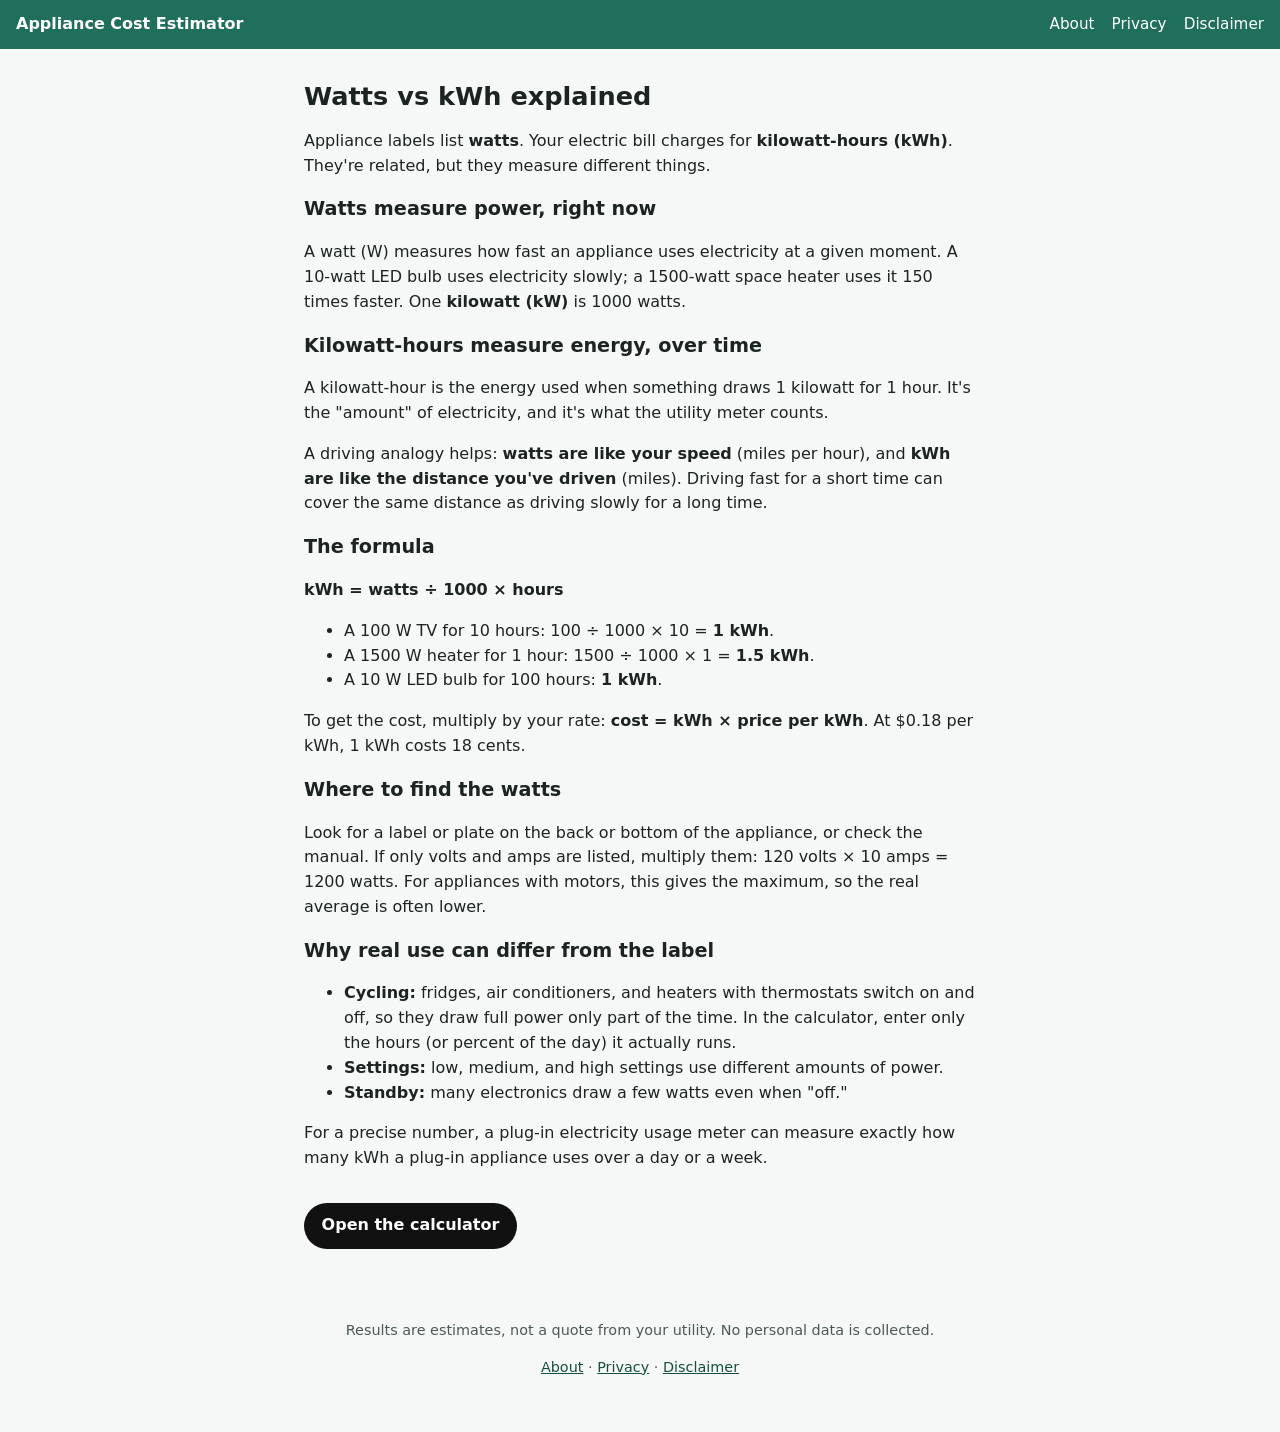
<file: pages/watts-vs-kwh.html>
<!doctype html>
<html lang="en">
<head>
  <meta charset="utf-8">
  <meta name="viewport" content="width=device-width, initial-scale=1">
  <title>Watts vs kWh explained | Appliance Cost Estimator</title>
  <meta name="description" content="The difference between watts and kilowatt-hours, and how to turn them into a cost.">
  <meta name="theme-color" content="#1f6f5c">
  <link rel="icon" href="../icons/icon.svg" type="image/svg+xml">
  <link rel="stylesheet" href="../styles.css">
</head>
<body>
  <a class="skip" href="#main">Skip to content</a>
  <header class="site-header">
    <a class="brand" href="../index.html">Appliance Cost Estimator</a>
    <nav aria-label="Main">
      <a href="about.html">About</a>
      <a href="privacy.html">Privacy</a>
      <a href="disclaimer.html">Disclaimer</a>
    </nav>
  </header>
  <main id="main">
    <article>
      <h1>Watts vs kWh explained</h1>
      <p>Appliance labels list <strong>watts</strong>. Your electric bill charges for <strong>kilowatt-hours (kWh)</strong>. They're related, but they measure different things.</p>

      <h2>Watts measure power, right now</h2>
      <p>A watt (W) measures how fast an appliance uses electricity at a given moment. A 10-watt LED bulb uses electricity slowly; a 1500-watt space heater uses it 150 times faster. One <strong>kilowatt (kW)</strong> is 1000 watts.</p>

      <h2>Kilowatt-hours measure energy, over time</h2>
      <p>A kilowatt-hour is the energy used when something draws 1 kilowatt for 1 hour. It's the "amount" of electricity, and it's what the utility meter counts.</p>
      <p>A driving analogy helps: <strong>watts are like your speed</strong> (miles per hour), and <strong>kWh are like the distance you've driven</strong> (miles). Driving fast for a short time can cover the same distance as driving slowly for a long time.</p>

      <h2>The formula</h2>
      <p><strong>kWh = watts ÷ 1000 × hours</strong></p>
      <ul>
        <li>A 100 W TV for 10 hours: 100 ÷ 1000 × 10 = <strong>1 kWh</strong>.</li>
        <li>A 1500 W heater for 1 hour: 1500 ÷ 1000 × 1 = <strong>1.5 kWh</strong>.</li>
        <li>A 10 W LED bulb for 100 hours: <strong>1 kWh</strong>.</li>
      </ul>
      <p>To get the cost, multiply by your rate: <strong>cost = kWh × price per kWh</strong>. At $0.18 per kWh, 1 kWh costs 18 cents.</p>

      <h2>Where to find the watts</h2>
      <p>Look for a label or plate on the back or bottom of the appliance, or check the manual. If only volts and amps are listed, multiply them: 120 volts × 10 amps = 1200 watts. For appliances with motors, this gives the maximum, so the real average is often lower.</p>

      <h2>Why real use can differ from the label</h2>
      <ul>
        <li><strong>Cycling:</strong> fridges, air conditioners, and heaters with thermostats switch on and off, so they draw full power only part of the time. In the calculator, enter only the hours (or percent of the day) it actually runs.</li>
        <li><strong>Settings:</strong> low, medium, and high settings use different amounts of power.</li>
        <li><strong>Standby:</strong> many electronics draw a few watts even when "off."</li>
      </ul>
      <p>For a precise number, a plug-in electricity usage meter can measure exactly how many kWh a plug-in appliance uses over a day or a week.</p>
      <p><a class="button" href="../index.html">Open the calculator</a></p>
    </article>
  </main>
  <footer class="site-footer">
    <p>Results are estimates, not a quote from your utility. No personal data is collected.</p>
    <p><a href="about.html">About</a> · <a href="privacy.html">Privacy</a> · <a href="disclaimer.html">Disclaimer</a></p>
  </footer>
  <script data-goatcounter="https://appliancecost.goatcounter.com/count" async src="https://gc.zgo.at/count.js"></script>
</body>
</html>
</file>
<file: styles.css>
:root {
  --bg: #f6f8f7; --card: #fff; --text: #1b2421; --muted: #4a5a55;
  --accent: #1f6f5c; --accent-dark: #164f42; --border: #d5dedb;
  --warn-bg: #fff7e0; --warn-border: #e0b84a; --error: #b3261e;
}
* { box-sizing: border-box; }
html { -webkit-text-size-adjust: 100%; }
body {
  margin: 0; font: 1rem/1.55 system-ui, -apple-system, "Segoe UI", Roboto, sans-serif;
  color: var(--text); background: var(--bg);
}
a { color: var(--accent-dark); }
a:focus-visible, button:focus-visible, input:focus-visible, select:focus-visible, summary:focus-visible {
  outline: 3px solid #f2a900; outline-offset: 2px;
}
.skip { position: absolute; left: -999px; }
.skip:focus { left: 1rem; top: 1rem; background: #fff; padding: .5rem; z-index: 10; }

.site-header {
  display: flex; flex-wrap: wrap; gap: .5rem 1rem; align-items: center; justify-content: space-between;
  padding: .75rem 1rem; background: var(--accent); color: #fff;
}
.site-header a { color: #fff; text-decoration: none; }
.site-header nav a { margin-left: .75rem; font-size: .95rem; }
.site-header nav a:first-child { margin-left: 0; }
.brand { font-weight: 700; }

main { max-width: 44rem; margin: 0 auto; padding: 1rem; }
h1 { font-size: 1.6rem; line-height: 1.25; margin: .5rem 0; }
h2 { font-size: 1.2rem; margin: 0 0 .5rem; }
.lead { color: var(--muted); margin-top: 0; }

.card {
  background: var(--card); border: 1px solid var(--border); border-radius: 12px;
  padding: 1rem; margin: 1rem 0;
}
.field { margin-bottom: 1rem; }
label { display: block; font-weight: 600; margin-bottom: .25rem; }
input, select {
  width: 100%; font: inherit; padding: .6rem .7rem; min-height: 44px;
  border: 1px solid #9aaba6; border-radius: 8px; background: #fff; color: var(--text);
}
.grid { display: grid; gap: 0 1rem; grid-template-columns: 1fr; }
@media (min-width: 34rem) { .grid { grid-template-columns: 1fr 1fr; } }
.hint { color: var(--muted); font-size: .9rem; margin: .3rem 0 0; }
.tip { background: var(--warn-bg); border: 1px solid var(--warn-border); border-radius: 8px; padding: .6rem .8rem; font-size: .95rem; }
.error { color: var(--error); font-weight: 600; }
details { margin-top: .5rem; }
summary { cursor: pointer; color: var(--accent-dark); font-weight: 600; }

table { width: 100%; border-collapse: collapse; }
th, td { text-align: left; padding: .55rem .4rem; border-bottom: 1px solid var(--border); }
td:last-child, th:last-child { text-align: right; }
tbody th { font-weight: 500; }
.highlight { background: #e8f3ef; font-weight: 700; }
.highlight th { font-weight: 700; }

.button {
  display: inline-block; margin-top: 1rem; padding: .65rem 1.1rem; min-height: 44px;
  background: #111; color: #fff; border-radius: 999px; text-decoration: none; font-weight: 600;
}
.button:hover { background: #333; }
.calc-button {
  display: block; width: 100%; margin-top: .5rem; padding: .9rem 1rem; border: 0; cursor: pointer;
  font: inherit; font-size: 1.15rem; font-weight: 700; background: var(--accent); border-radius: 10px;
}
.calc-button:hover { background: var(--accent-dark); }
#results-heading:focus { outline: none; }

.placeholder { border-style: dashed; }
.badge {
  display: inline-block; font-size: .75rem; text-transform: uppercase; letter-spacing: .05em;
  background: #eef1f0; color: var(--muted); border-radius: 4px; padding: .1rem .4rem; margin: 0 0 .4rem;
}
.disclosure { font-size: .9rem; color: var(--muted); font-style: italic; }
.tip-line { text-align: center; font-size: .95rem; color: var(--muted); }

article { max-width: 44rem; }
article h1 { margin-top: 1rem; }
.back { display: inline-block; margin-top: 1rem; }

.site-footer { text-align: center; color: var(--muted); font-size: .9rem; padding: 1.5rem 1rem 2.5rem; }

fieldset { border: 1px solid var(--border); border-radius: 8px; padding: .5rem .8rem 0; margin: 0 0 1rem; min-width: 0; }
legend { font-weight: 700; padding: 0 .3rem; }
.src { display: block; font-size: .8rem; font-weight: 400; color: var(--muted); }
.payback { font-weight: 600; margin: .75rem 0 .25rem; }
#cmp-results { margin-top: 1rem; }
.load-error { border: 2px solid var(--error); border-radius: 8px; padding: .5rem .8rem; background: #fdecea; font-weight: 400; }
.load-error ul { margin: .25rem 0; }

/* Compare states: three narrow columns that fit a 360px phone */
.st-pickers { display: grid; grid-template-columns: 1fr 1fr; gap: 0 .75rem; }
.st-table { table-layout: fixed; font-size: .85rem; }
.st-table th, .st-table td { padding: .45rem .2rem; text-align: right; }
.st-table td span { display: block; white-space: nowrap; }
.st-table tr > :first-child { text-align: left; width: 22%; }
.st-table thead th { vertical-align: bottom; }
.st-table small { display: block; font-weight: 400; color: var(--muted); }
.st-table .st-low { background: #e8f3ef; }
.st-table .st-high { background: #fcefe3; }
@media (min-width: 34rem) { .st-table { font-size: 1rem; } }

/* "i" info buttons and popup */
.label-row { display: flex; align-items: center; gap: .4rem; }
.label-row label { margin-bottom: 0; }
div.label-row { margin-bottom: .25rem; }
.info-btn {
  flex: none; width: 28px; height: 28px; padding: 0; border-radius: 50%; cursor: pointer;
  border: 2px solid var(--accent); background: #fff; color: var(--accent); font: 700 .9rem/1 Georgia, serif;
  position: relative;
}
.info-btn::after { content: ""; position: absolute; inset: -8px; } /* 44px tap target */
.info-dialog { padding: 0; border: 1px solid var(--border); border-radius: 12px; width: min(92vw, 28rem); max-height: 85vh; color: var(--text); }
.info-dialog::backdrop { background: rgba(0, 0, 0, .4); }
.info-inner { padding: .9rem 1rem 1rem; }
.info-head { display: flex; align-items: flex-start; justify-content: space-between; gap: .5rem; }
.info-head h2 { font-size: 1.05rem; margin: .3rem 0 0; }
.info-close { flex: none; width: 44px; height: 44px; margin: -.4rem -.5rem 0 0; border: 0; background: none; font-size: 1.6rem; cursor: pointer; color: var(--text); }
.info-dialog ul { margin: .5rem 0 0; padding-left: 1.1rem; font-size: .95rem; }
.info-dialog li { margin-bottom: .45rem; }
div.label-row .info-btn { margin: -3px 0; }
</file>
